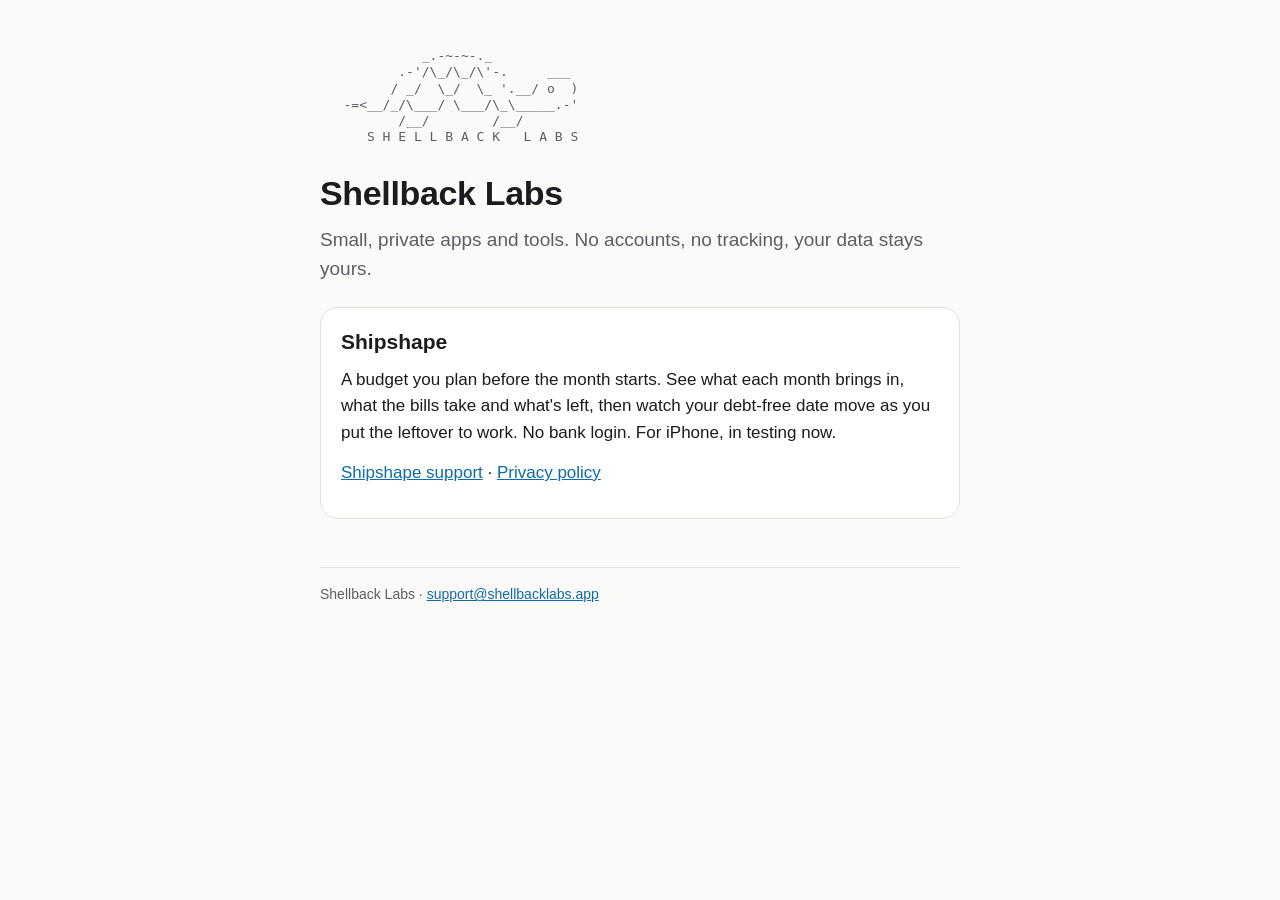
<file: index.html>
<!doctype html>
<html lang="en">
<head>
  <meta charset="utf-8">
  <meta name="viewport" content="width=device-width, initial-scale=1">
  <title>Shellback Labs</title>
  <meta name="description" content="Shellback Labs makes small, private apps and tools.">
  <meta name="color-scheme" content="light dark">
  <link rel="stylesheet" href="/style.css">
</head>
<body>
  <main>
<pre class="mark" role="img" aria-label="A sea turtle, the Shellback Labs mark">
             _.-~-~-._
          .-'/\_/\_/\'-.     ___
         / _/  \_/  \_ '.__/ o  )
   -=<__/_/\___/ \___/\_\_____.-'
          /__/        /__/
      S H E L L B A C K   L A B S
</pre>
    <h1>Shellback Labs</h1>
    <p class="lede">Small, private apps and tools. No accounts, no tracking, your data stays yours.</p>

    <div class="card">
      <h2>Shipshape</h2>
      <p>A budget you plan before the month starts. See what each month brings in, what the bills take and what's left, then watch your debt-free date move as you put the leftover to work. No bank login. For iPhone, in testing now.</p>
      <p><a href="/shipshape/support/">Shipshape support</a> · <a href="/shipshape/privacy/">Privacy policy</a></p>
    </div>

    <footer>Shellback Labs · <a href="mailto:support@shellbacklabs.app">support@shellbacklabs.app</a></footer>
  </main>
</body>
</html>
</file>
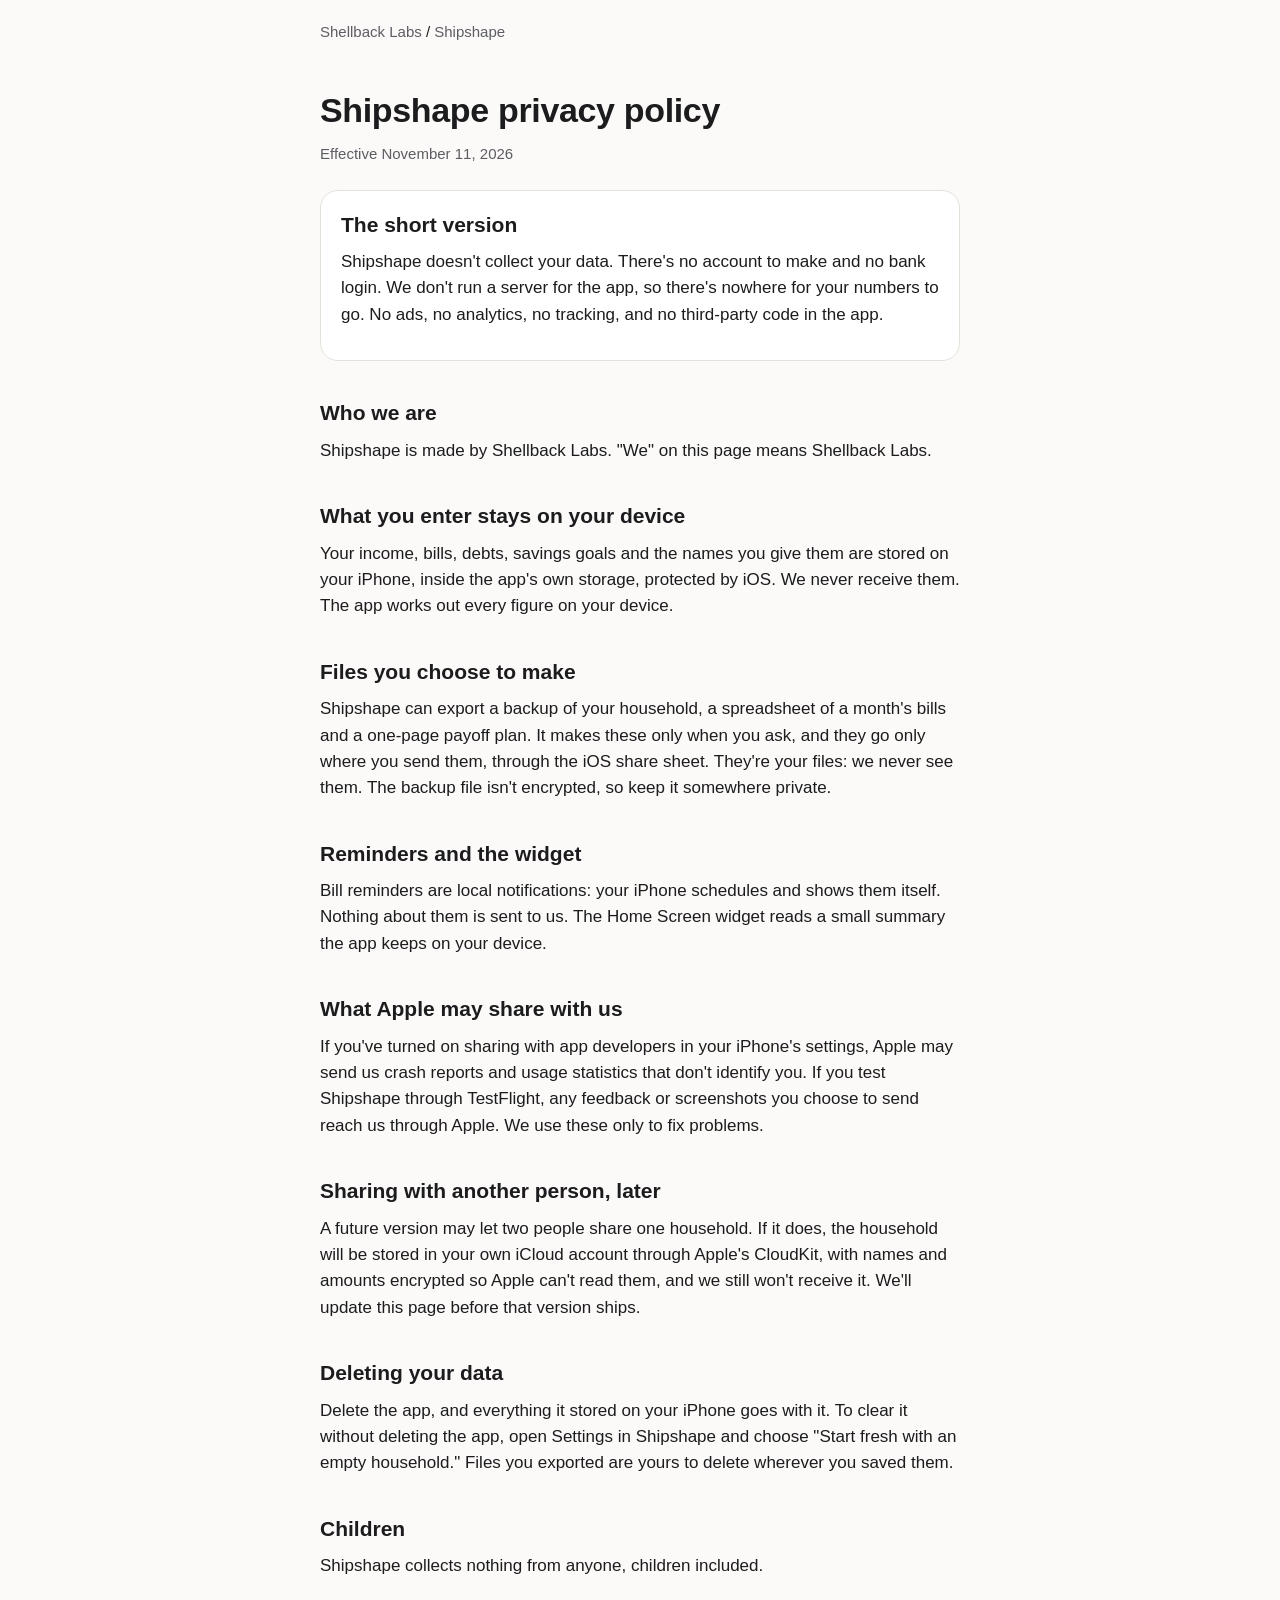
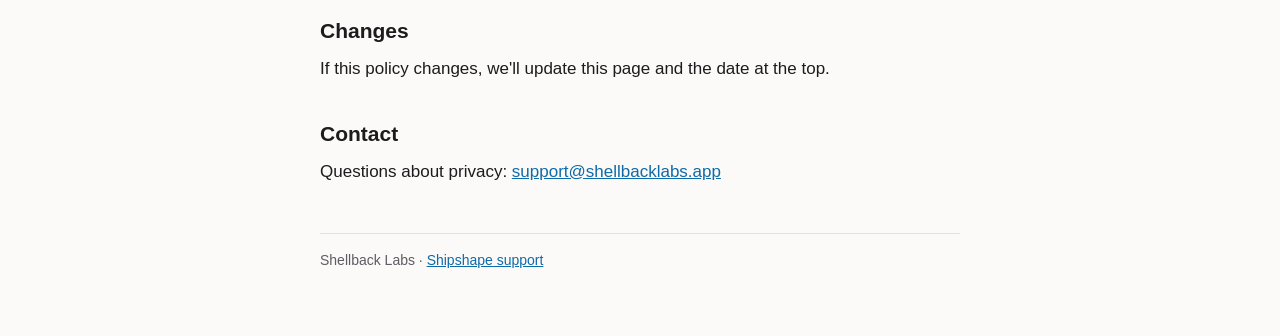
<file: shipshape/privacy/index.html>
<!doctype html>
<html lang="en">
<head>
  <meta charset="utf-8">
  <meta name="viewport" content="width=device-width, initial-scale=1">
  <title>Shipshape privacy policy</title>
  <meta name="description" content="Shipshape collects nothing. Your household stays on your device.">
  <meta name="color-scheme" content="light dark">
  <link rel="stylesheet" href="/style.css">
</head>
<body>
  <header class="site"><a href="/">Shellback Labs</a> / <a href="/shipshape/support/">Shipshape</a></header>
  <main>
    <h1>Shipshape privacy policy</h1>
    <p class="meta">Effective November 11, 2026</p>

    <div class="card">
      <h2>The short version</h2>
      <p>Shipshape doesn't collect your data. There's no account to make and no bank login. We don't run a server for the app, so there's nowhere for your numbers to go. No ads, no analytics, no tracking, and no third-party code in the app.</p>
    </div>

    <h2>Who we are</h2>
    <p>Shipshape is made by Shellback Labs. "We" on this page means Shellback Labs.</p>

    <h2>What you enter stays on your device</h2>
    <p>Your income, bills, debts, savings goals and the names you give them are stored on your iPhone, inside the app's own storage, protected by iOS. We never receive them. The app works out every figure on your device.</p>

    <h2>Files you choose to make</h2>
    <p>Shipshape can export a backup of your household, a spreadsheet of a month's bills and a one-page payoff plan. It makes these only when you ask, and they go only where you send them, through the iOS share sheet. They're your files: we never see them. The backup file isn't encrypted, so keep it somewhere private.</p>

    <h2>Reminders and the widget</h2>
    <p>Bill reminders are local notifications: your iPhone schedules and shows them itself. Nothing about them is sent to us. The Home Screen widget reads a small summary the app keeps on your device.</p>

    <h2>What Apple may share with us</h2>
    <p>If you've turned on sharing with app developers in your iPhone's settings, Apple may send us crash reports and usage statistics that don't identify you. If you test Shipshape through TestFlight, any feedback or screenshots you choose to send reach us through Apple. We use these only to fix problems.</p>

    <h2>Sharing with another person, later</h2>
    <p>A future version may let two people share one household. If it does, the household will be stored in your own iCloud account through Apple's CloudKit, with names and amounts encrypted so Apple can't read them, and we still won't receive it. We'll update this page before that version ships.</p>

    <h2>Deleting your data</h2>
    <p>Delete the app, and everything it stored on your iPhone goes with it. To clear it without deleting the app, open Settings in Shipshape and choose "Start fresh with an empty household." Files you exported are yours to delete wherever you saved them.</p>

    <h2>Children</h2>
    <p>Shipshape collects nothing from anyone, children included.</p>

    <h2>Changes</h2>
    <p>If this policy changes, we'll update this page and the date at the top.</p>

    <h2>Contact</h2>
    <p>Questions about privacy: <a href="mailto:support@shellbacklabs.app">support@shellbacklabs.app</a></p>

    <footer>Shellback Labs · <a href="/shipshape/support/">Shipshape support</a></footer>
  </main>
</body>
</html>
</file>
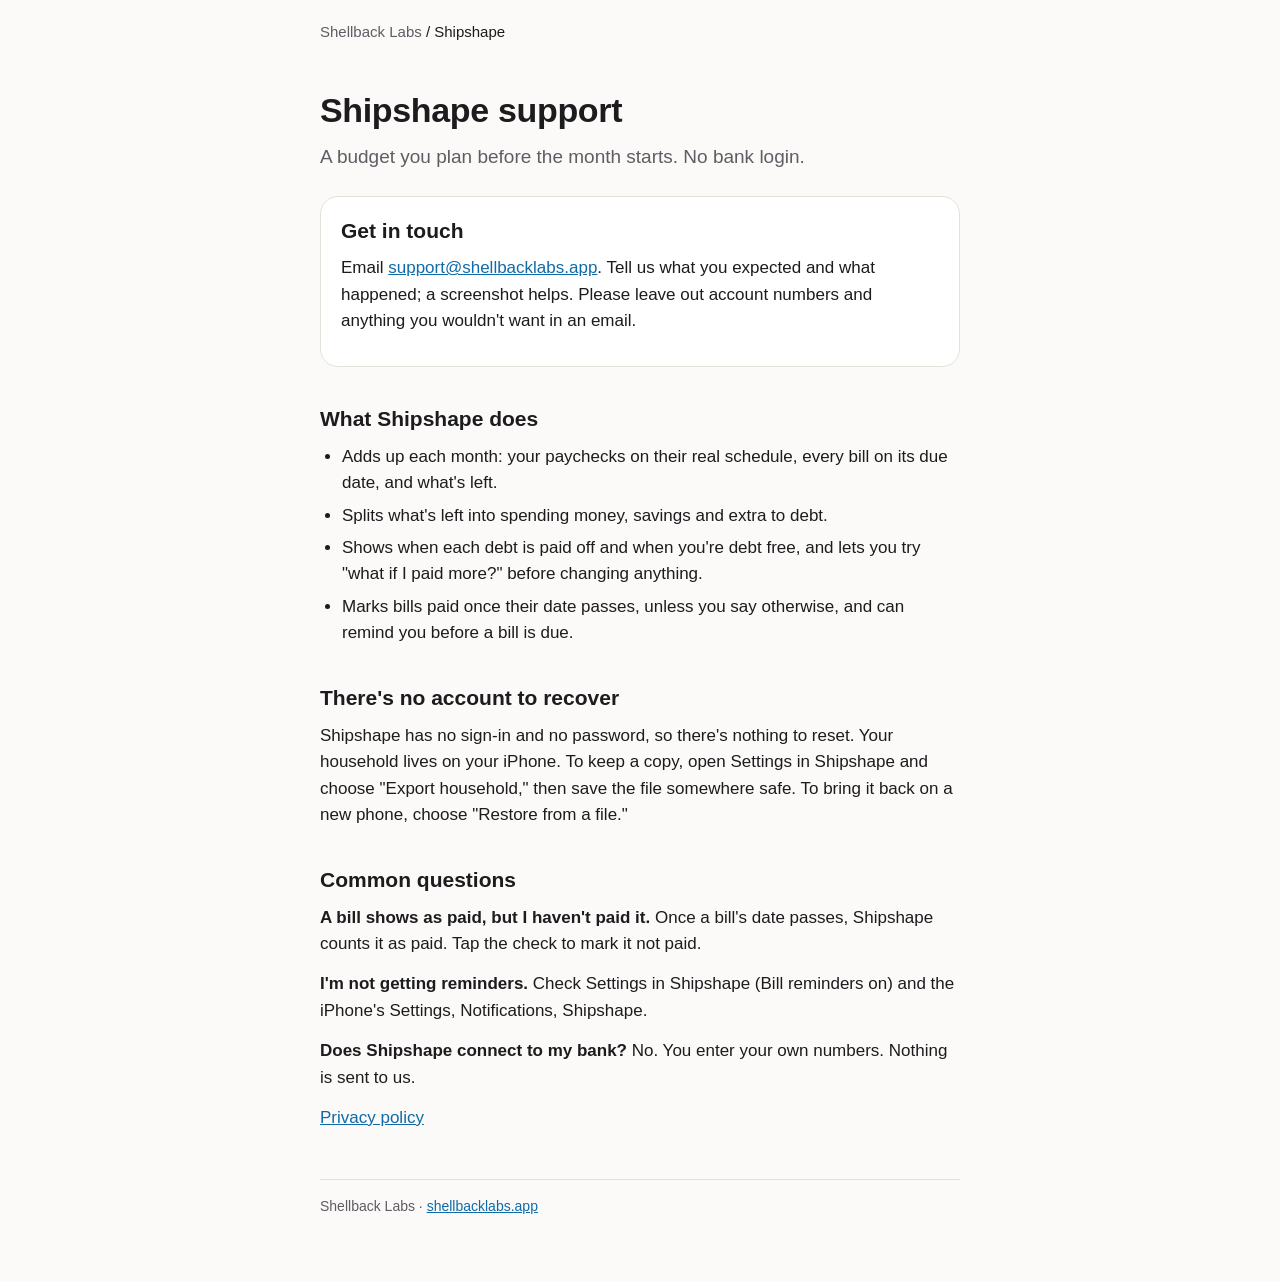
<file: shipshape/support/index.html>
<!doctype html>
<html lang="en">
<head>
  <meta charset="utf-8">
  <meta name="viewport" content="width=device-width, initial-scale=1">
  <title>Shipshape support</title>
  <meta name="description" content="Help with Shipshape, the plan-first budget for iPhone.">
  <meta name="color-scheme" content="light dark">
  <link rel="stylesheet" href="/style.css">
</head>
<body>
  <header class="site"><a href="/">Shellback Labs</a> / Shipshape</header>
  <main>
    <h1>Shipshape support</h1>
    <p class="lede">A budget you plan before the month starts. No bank login.</p>

    <div class="card">
      <h2>Get in touch</h2>
      <p>Email <a href="mailto:support@shellbacklabs.app">support@shellbacklabs.app</a>. Tell us what you expected and what happened; a screenshot helps. Please leave out account numbers and anything you wouldn't want in an email.</p>
    </div>

    <h2>What Shipshape does</h2>
    <ul>
      <li>Adds up each month: your paychecks on their real schedule, every bill on its due date, and what's left.</li>
      <li>Splits what's left into spending money, savings and extra to debt.</li>
      <li>Shows when each debt is paid off and when you're debt free, and lets you try "what if I paid more?" before changing anything.</li>
      <li>Marks bills paid once their date passes, unless you say otherwise, and can remind you before a bill is due.</li>
    </ul>

    <h2>There's no account to recover</h2>
    <p>Shipshape has no sign-in and no password, so there's nothing to reset. Your household lives on your iPhone. To keep a copy, open Settings in Shipshape and choose "Export household," then save the file somewhere safe. To bring it back on a new phone, choose "Restore from a file."</p>

    <h2>Common questions</h2>
    <p><strong>A bill shows as paid, but I haven't paid it.</strong> Once a bill's date passes, Shipshape counts it as paid. Tap the check to mark it not paid.</p>
    <p><strong>I'm not getting reminders.</strong> Check Settings in Shipshape (Bill reminders on) and the iPhone's Settings, Notifications, Shipshape.</p>
    <p><strong>Does Shipshape connect to my bank?</strong> No. You enter your own numbers. Nothing is sent to us.</p>

    <p><a href="/shipshape/privacy/">Privacy policy</a></p>

    <footer>Shellback Labs · <a href="/">shellbacklabs.app</a></footer>
  </main>
</body>
</html>
</file>
<file: style.css>
/* Shellback Labs site. Plain CSS: system fonts, light and dark from the reader's settings. */

:root {
  --bg: #fbfaf8;
  --text: #1c1c1e;
  --muted: #5d5d63;
  --rule: #e4e1db;
  --accent: #0e6ba8;
  --card: #ffffff;
}

@media (prefers-color-scheme: dark) {
  :root {
    --bg: #0b0b0c;
    --text: #f2f2f4;
    --muted: #a1a1a8;
    --rule: #2c2c2e;
    --accent: #4ea3e0;
    --card: #1c1c1e;
  }
}

* { box-sizing: border-box; }

html { -webkit-text-size-adjust: 100%; }

body {
  margin: 0;
  background: var(--bg);
  color: var(--text);
  font: 17px/1.55 -apple-system, BlinkMacSystemFont, "SF Pro Text", "Helvetica Neue", Arial, sans-serif;
}

main {
  max-width: 680px;
  margin: 0 auto;
  padding: 48px 20px 64px;
}

header.site {
  max-width: 680px;
  margin: 0 auto;
  padding: 20px 20px 0;
  font-size: 15px;
}

header.site a { color: var(--muted); text-decoration: none; }
header.site a:hover { color: var(--text); }

h1 { font-size: 34px; line-height: 1.15; margin: 0 0 12px; letter-spacing: -0.01em; }
h2 { font-size: 21px; margin: 36px 0 8px; }
p, ul { margin: 0 0 14px; }
ul { padding-left: 22px; }
li { margin-bottom: 6px; }

a { color: var(--accent); }

.lede { font-size: 19px; color: var(--muted); }
.meta { color: var(--muted); font-size: 15px; }

pre.mark {
  margin: 0 0 28px;
  font: 13px/1.25 ui-monospace, "SF Mono", Menlo, monospace;
  color: var(--muted);
  overflow-x: auto;
}

.card {
  background: var(--card);
  border: 1px solid var(--rule);
  border-radius: 18px;
  padding: 18px 20px;
  margin: 24px 0;
}

.card h2 { margin-top: 0; }

footer {
  border-top: 1px solid var(--rule);
  margin-top: 48px;
  padding-top: 16px;
  color: var(--muted);
  font-size: 14px;
}
</file>
